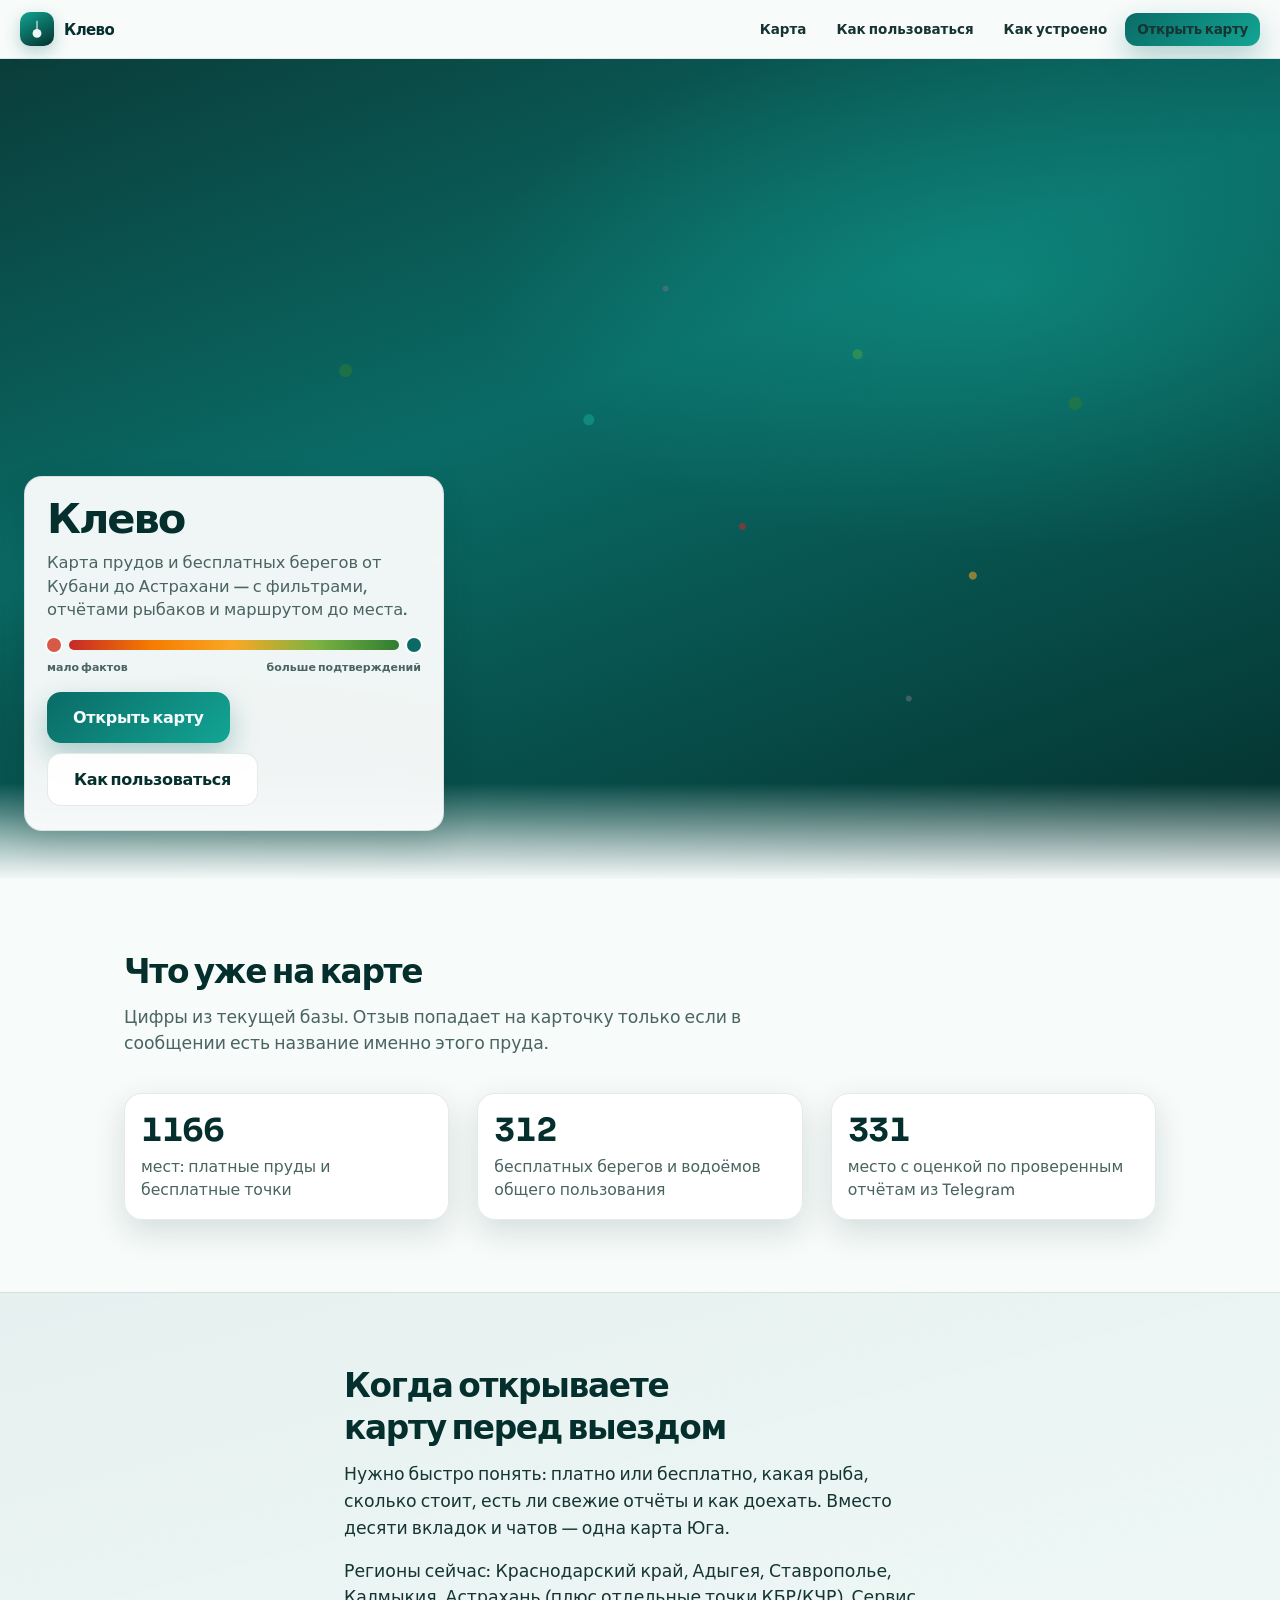
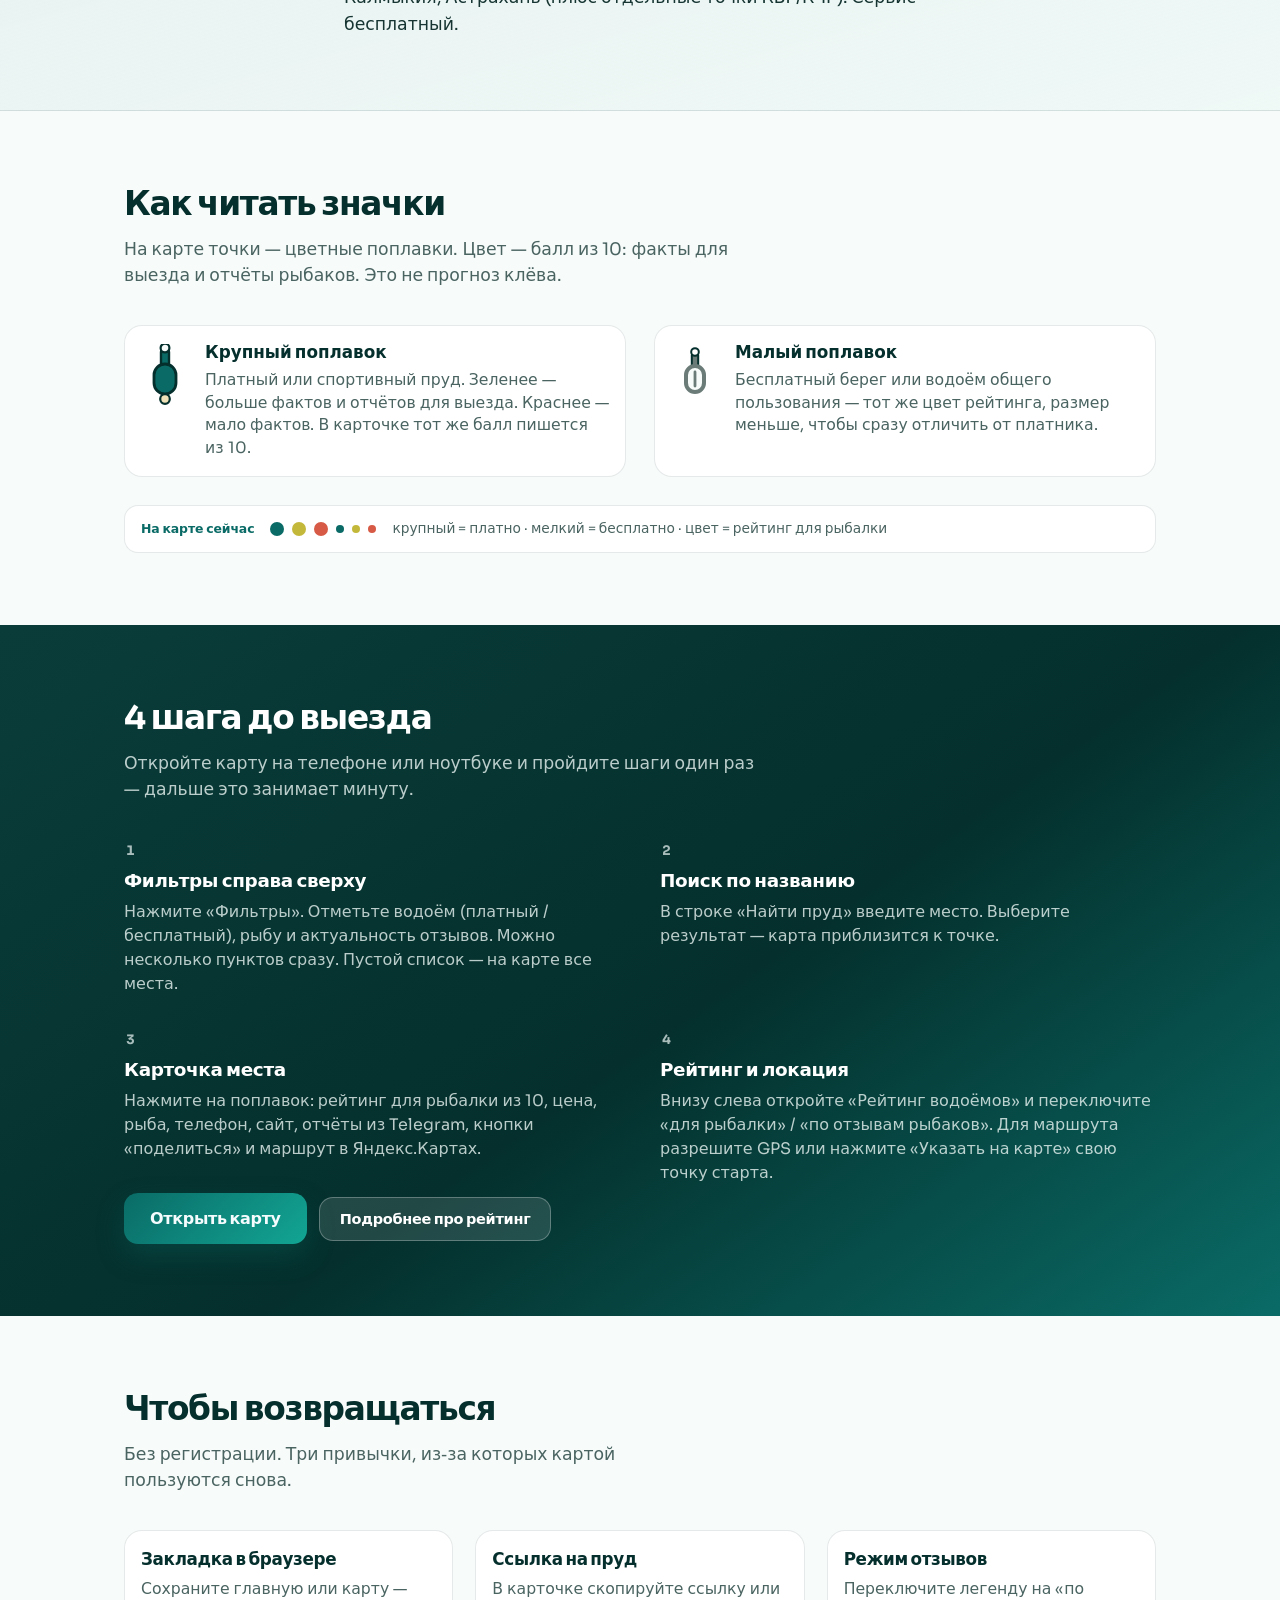
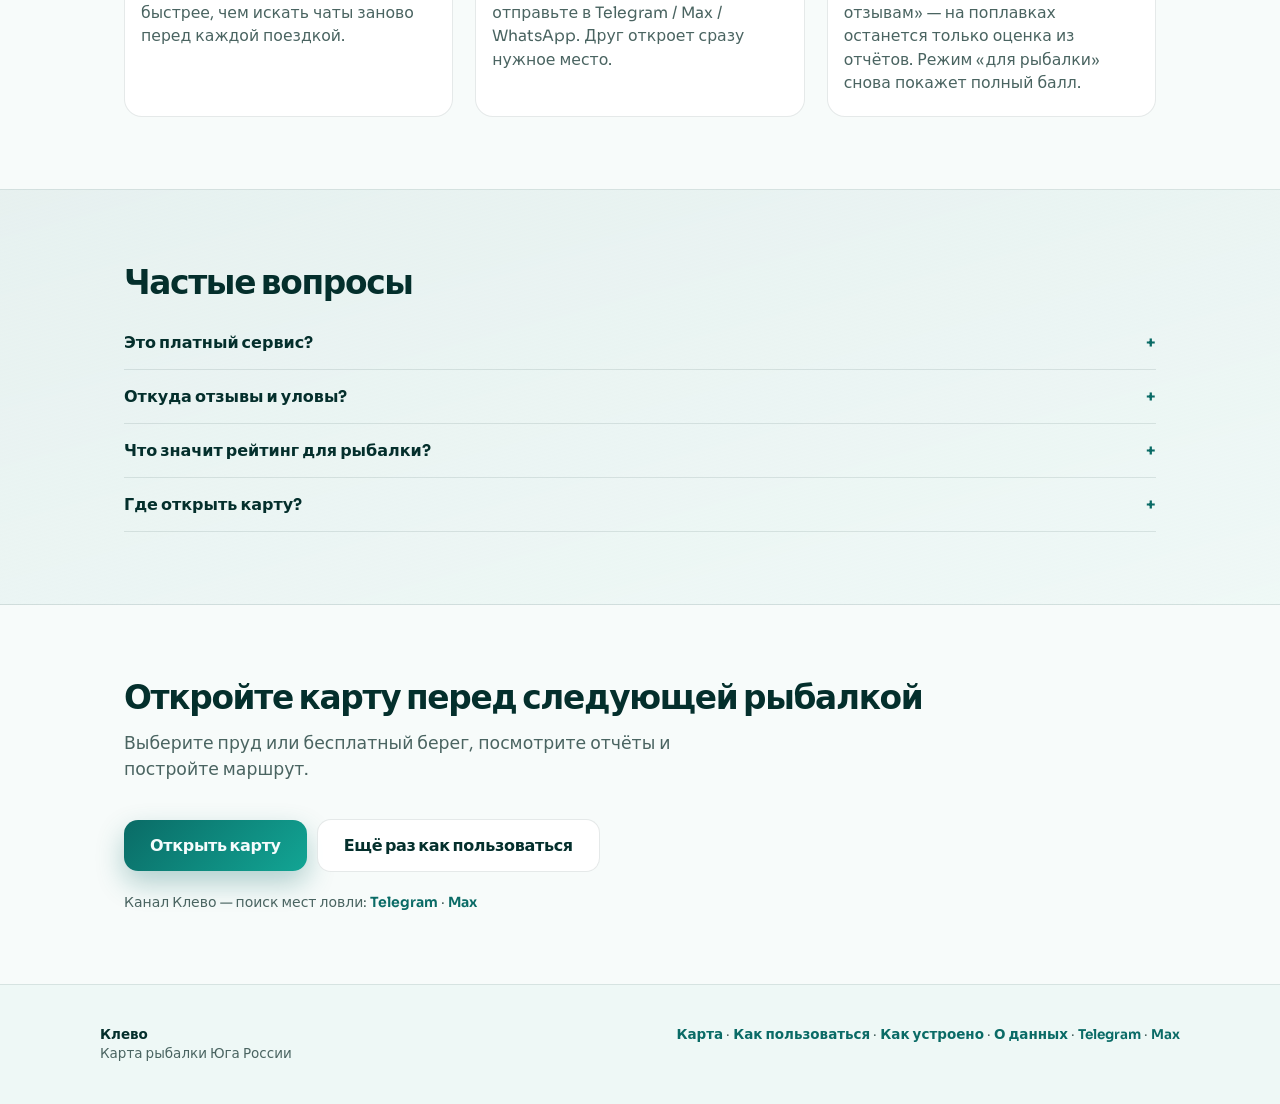
<file: index.html>
<!DOCTYPE html>
<html lang="ru">
<head>
  <meta charset="utf-8" />
  <meta name="viewport" content="width=device-width, initial-scale=1, viewport-fit=cover" />
  <meta name="theme-color" content="#eef8f6" />
  <meta
    name="description"
    content="Клево — карта платных прудов и бесплатных берегов Юга России: Кубань, Адыгея, Ставрополье, Калмыкия, Астрахань. Фильтры, отзывы рыбаков, маршрут."
  />
  <title>Клево — карта рыбалки Юга</title>
  <link rel="canonical" href="https://klevyug.ru/" />
  <link rel="icon" href="assets/favicon.svg" type="image/svg+xml" />
  <link rel="apple-touch-icon" href="assets/apple-touch-icon.png" />
  <meta property="og:type" content="website" />
  <meta property="og:locale" content="ru_RU" />
  <meta property="og:title" content="Клево — карта рыбалки Юга" />
  <meta property="og:description" content="Платные пруды и бесплатные берега от Кубани до Астрахани: фильтры, отзывы, маршрут." />
  <meta property="og:url" content="https://klevyug.ru/" />
  <meta property="og:image" content="https://klevyug.ru/assets/og-image.png" />
  <meta name="twitter:card" content="summary_large_image" />
  <link rel="preconnect" href="https://fonts.googleapis.com" />
  <link rel="preconnect" href="https://fonts.gstatic.com" crossorigin />
  <link rel="stylesheet" href="assets/site.css" />
</head>
<body>
  <a class="skip-link" href="#main">К содержанию</a>

  <header class="site-header">
    <a class="site-logo" href="index.html" translate="no">
      <span class="site-logo__mark" aria-hidden="true">
        <svg class="site-logo__svg" viewBox="0 0 24 32" fill="none">
          <path d="M11.2 4h1.6v14h-1.6z" fill="currentColor"/>
          <circle cx="12" cy="22.4" r="6.4" fill="currentColor"/>
        </svg>
      </span>
      <span class="site-logo__name">Клево</span>
    </a>
    <nav class="site-nav" aria-label="Основное меню">
      <button
        type="button"
        class="site-menu-btn"
        id="site-menu-btn"
        aria-expanded="false"
        aria-controls="site-nav-panel"
        aria-label="Открыть меню"
      >
        <span class="site-menu-btn__bars" aria-hidden="true"></span>
      </button>
      <div class="site-nav__panel" id="site-nav-panel">
        <a href="map.html">Карта</a>
        <a href="#how-to">Как пользоваться</a>
        <a href="about.html">Как устроено</a>
      </div>
      <a class="btn btn--primary" href="map.html">Открыть карту</a>
    </nav>
  </header>

  <main id="main">
    <section class="hero" aria-labelledby="hero-brand">
      <div class="hero__bg" aria-hidden="true"></div>
      <div class="hero__map" aria-hidden="true"></div>
      <div class="hero__wave" aria-hidden="true"></div>
      <div class="hero__card">
        <h1 id="hero-brand" class="hero__brand" translate="no">Клево</h1>
        <p class="hero__lead">
          Карта прудов и бесплатных берегов от Кубани до Астрахани —
          с фильтрами, отчётами рыбаков и маршрутом до места.
        </p>
        <div class="hero__scale" aria-hidden="true">
          <span class="hero__dot hero__dot--bad"></span>
          <span class="hero__bar"></span>
          <span class="hero__dot hero__dot--best"></span>
        </div>
        <div class="hero__ends" aria-hidden="true">
          <span>мало фактов</span>
          <span>больше подтверждений</span>
        </div>
        <div class="hero__actions">
          <a class="btn btn--primary btn--lg" href="map.html">Открыть карту</a>
          <a class="btn btn--ghost btn--lg" href="#how-to">Как пользоваться</a>
        </div>
      </div>
    </section>

    <section class="section" aria-labelledby="facts-title">
      <h2 id="facts-title" class="section__title">Что уже на карте</h2>
      <p class="section__lead">
        Цифры из текущей базы. Отзыв попадает на карточку только если в сообщении
        есть название именно этого пруда.
      </p>
      <ul class="facts">
        <li>
          <strong>1166</strong>
          <span>мест: платные пруды и бесплатные точки</span>
        </li>
        <li>
          <strong>312</strong>
          <span>бесплатных берегов и водоёмов общего пользования</span>
        </li>
        <li>
          <strong>331</strong>
          <span>место с оценкой по проверенным отчётам из Telegram</span>
        </li>
      </ul>
    </section>

    <section class="band" aria-labelledby="why-title">
      <div class="section scene">
        <h2 id="why-title" class="section__title">Когда открываете карту перед выездом</h2>
        <p>
          Нужно быстро понять: платно или бесплатно, какая рыба, сколько стоит,
          есть ли свежие отчёты и как доехать. Вместо десяти вкладок и чатов —
          одна карта Юга.
        </p>
        <p>
          Регионы сейчас: Краснодарский край, Адыгея, Ставрополье, Калмыкия,
          Астрахань (плюс отдельные точки КБР/КЧР). Сервис бесплатный.
        </p>
      </div>
    </section>

    <section class="section" aria-labelledby="icons-title">
      <h2 id="icons-title" class="section__title">Как читать значки</h2>
      <p class="section__lead">
        На карте точки — цветные поплавки. Цвет — балл из 10: факты для выезда и отчёты рыбаков.
        Это не прогноз клёва.
      </p>
      <div class="legend-row">
        <div class="legend-item">
          <span class="fish-ico fish-ico--lg" aria-hidden="true">
            <svg viewBox="0 0 24 32" fill="none">
              <ellipse cx="12" cy="18" rx="8" ry="9" fill="#fff" opacity="0.65"/>
              <rect x="10" y="2" width="4" height="12" rx="2" fill="#0a6b66" stroke="#042f2c" stroke-width="1.2"/>
              <rect x="6.5" y="10" width="11" height="15" rx="5.5" fill="#0a6b66" stroke="#042f2c" stroke-width="1.4"/>
              <circle cx="12" cy="2" r="2.2" fill="#f7fbfa" stroke="#042f2c" stroke-width="1.1"/>
              <circle cx="12" cy="27.5" r="2.4" fill="#f0e2b8" stroke="#042f2c" stroke-width="1.1"/>
            </svg>
          </span>
          <div>
            <h3>Крупный поплавок</h3>
            <p>
              Платный или спортивный пруд. Зеленее — больше фактов и отчётов для выезда.
              Краснее — мало фактов. В карточке тот же балл пишется из 10.
            </p>
          </div>
        </div>
        <div class="legend-item">
          <span class="fish-ico fish-ico--lg" aria-hidden="true">
            <svg viewBox="0 0 24 32" fill="none">
              <ellipse cx="12" cy="18" rx="7" ry="8" fill="#fff" opacity="0.75"/>
              <rect x="10.4" y="4" width="3.2" height="10" rx="1.6" fill="#6b7c78" stroke="#042f2c" stroke-width="1"/>
              <rect x="7.5" y="11" width="9" height="13" rx="4.5" fill="#f7fbfa" stroke="#6b7c78" stroke-width="2"/>
              <line x1="12" y1="14" x2="12" y2="21" stroke="#6b7c78" stroke-width="1.4" stroke-linecap="round"/>
              <circle cx="12" cy="4" r="1.9" fill="#fff" stroke="#042f2c" stroke-width="1"/>
            </svg>
          </span>
          <div>
            <h3>Малый поплавок</h3>
            <p>
              Бесплатный берег или водоём общего пользования — тот же цвет рейтинга,
              размер меньше, чтобы сразу отличить от платника.
            </p>
          </div>
        </div>
      </div>
      <div class="legend-swatch" aria-hidden="true">
        <span class="legend-swatch__label">На карте сейчас</span>
        <span class="legend-swatch__dots">
          <i class="legend-dot legend-dot--paid legend-dot--good"></i>
          <i class="legend-dot legend-dot--paid legend-dot--mid"></i>
          <i class="legend-dot legend-dot--paid legend-dot--low"></i>
          <i class="legend-dot legend-dot--free legend-dot--good"></i>
          <i class="legend-dot legend-dot--free legend-dot--mid"></i>
          <i class="legend-dot legend-dot--free legend-dot--low"></i>
        </span>
        <span class="legend-swatch__hint">крупный = платно · мелкий = бесплатно · цвет = рейтинг для рыбалки</span>
      </div>
    </section>

    <section class="band band--deep" id="how-to" aria-labelledby="howto-title">
      <div class="section">
        <h2 id="howto-title" class="section__title">4 шага до выезда</h2>
        <p class="section__lead">
          Откройте карту на телефоне или ноутбуке и пройдите шаги один раз —
          дальше это занимает минуту.
        </p>
        <div class="steps">
          <article class="step">
            <h3>Фильтры справа сверху</h3>
            <p>
              Нажмите «Фильтры». Отметьте водоём (платный / бесплатный),
              рыбу и актуальность отзывов. Можно несколько пунктов сразу. Пустой список — на карте все места.
            </p>
          </article>
          <article class="step">
            <h3>Поиск по названию</h3>
            <p>
              В строке «Найти пруд» введите место. Выберите результат —
              карта приблизится к точке.
            </p>
          </article>
          <article class="step">
            <h3>Карточка места</h3>
            <p>
              Нажмите на поплавок: рейтинг для рыбалки из 10, цена, рыба, телефон,
              сайт, отчёты из Telegram, кнопки «поделиться» и маршрут в Яндекс.Картах.
            </p>
          </article>
          <article class="step">
            <h3>Рейтинг и локация</h3>
            <p>
              Внизу слева откройте «Рейтинг водоёмов» и переключите
              «для рыбалки» / «по отзывам рыбаков».
              Для маршрута разрешите GPS или нажмите «Указать на карте» свою точку старта.
            </p>
          </article>
        </div>
        <div class="cta-inline">
          <a class="btn btn--primary btn--lg" href="map.html">Открыть карту</a>
          <a class="btn btn--on-dark" href="about.html">Подробнее про рейтинг</a>
        </div>
      </div>
    </section>

    <section class="section" aria-labelledby="keep-title">
      <h2 id="keep-title" class="section__title">Чтобы возвращаться</h2>
      <p class="section__lead">
        Без регистрации. Три привычки, из‑за которых картой пользуются снова.
      </p>
      <div class="keep">
        <div class="keep__item">
          <h3>Закладка в браузере</h3>
          <p>Сохраните главную или карту — быстрее, чем искать чаты заново перед каждой поездкой.</p>
        </div>
        <div class="keep__item">
          <h3>Ссылка на пруд</h3>
          <p>
            В карточке скопируйте ссылку или отправьте в Telegram / Max / WhatsApp.
            Друг откроет сразу нужное место.
          </p>
        </div>
          <div class="keep__item">
          <h3>Режим отзывов</h3>
          <p>
            Переключите легенду на «по отзывам» — на поплавках останется только
            оценка из отчётов. Режим «для рыбалки» снова покажет полный балл.
          </p>
        </div>
      </div>
    </section>

    <section class="band" aria-labelledby="faq-title">
      <div class="section">
        <h2 id="faq-title" class="section__title">Частые вопросы</h2>
        <div class="faq">
          <details>
            <summary>Это платный сервис?</summary>
            <p>Нет. Карта открывается бесплатно. Платить нужно только на самих прудах, если место платное.</p>
          </details>
          <details>
            <summary>Откуда отзывы и уловы?</summary>
            <p>
              Из публичных рыбацких Telegram-каналов. В карточку попадает отчёт только если
              в тексте есть название этого пруда. Средний улов на карточке не показываем выше 10 кг.
            </p>
          </details>
          <details>
            <summary>Что значит рейтинг для рыбалки?</summary>
            <p>
              Балл из 10 — насколько место собрано для выезда: факты карточки
              (тип, рыба, цена, контакты) плюс отчёты рыбаков. Это не прогноз клёва.
              Перед выездом уточняйте условия.
            </p>
          </details>
          <details>
            <summary>Где открыть карту?</summary>
            <p>
              Здесь, на сайте Клево. Главная и карта открываются с телефона и компьютера.
            </p>
          </details>
        </div>
      </div>
    </section>

    <section class="section cta-final" aria-labelledby="final-title">
      <h2 id="final-title" class="section__title">Откройте карту перед следующей рыбалкой</h2>
      <p class="section__lead">
        Выберите пруд или бесплатный берег, посмотрите отчёты и постройте маршрут.
      </p>
      <div class="hero__actions">
        <a class="btn btn--primary btn--lg" href="map.html">Открыть карту</a>
        <a class="btn btn--ghost btn--lg" href="#how-to">Ещё раз как пользоваться</a>
      </div>
      <p class="site-channels">
        Канал Клево — поиск мест ловли:
        <a href="https://t.me/klevo_rybalka" target="_blank" rel="noopener">Telegram</a>
        ·
        <a href="https://max.ru/join/dy6aHaNPAnhYeUtR4Y8Xpr17MIOBf5M19A6Qw7Lq_Xs" target="_blank" rel="noopener">Max</a>
      </p>
    </section>
  </main>

  <footer class="site-footer">
    <div class="site-footer__inner">
      <div>
        <strong translate="no">Клево</strong><br />
        Карта рыбалки Юга России
      </div>
      <div>
        <a href="map.html">Карта</a>
        ·
        <a href="#how-to">Как пользоваться</a>
        ·
        <a href="about.html">Как устроено</a>
        ·
        <a href="data.html">О данных</a>
        ·
        <a href="https://t.me/klevo_rybalka" target="_blank" rel="noopener">Telegram</a>
        ·
        <a href="https://max.ru/join/dy6aHaNPAnhYeUtR4Y8Xpr17MIOBf5M19A6Qw7Lq_Xs" target="_blank" rel="noopener">Max</a>
      </div>
    </div>
  </footer>
  <script src="assets/nav.js"></script>
  <script src="assets/config.js"></script>
  <script src="assets/analytics.js" defer></script>
</body>
</html>
</file>
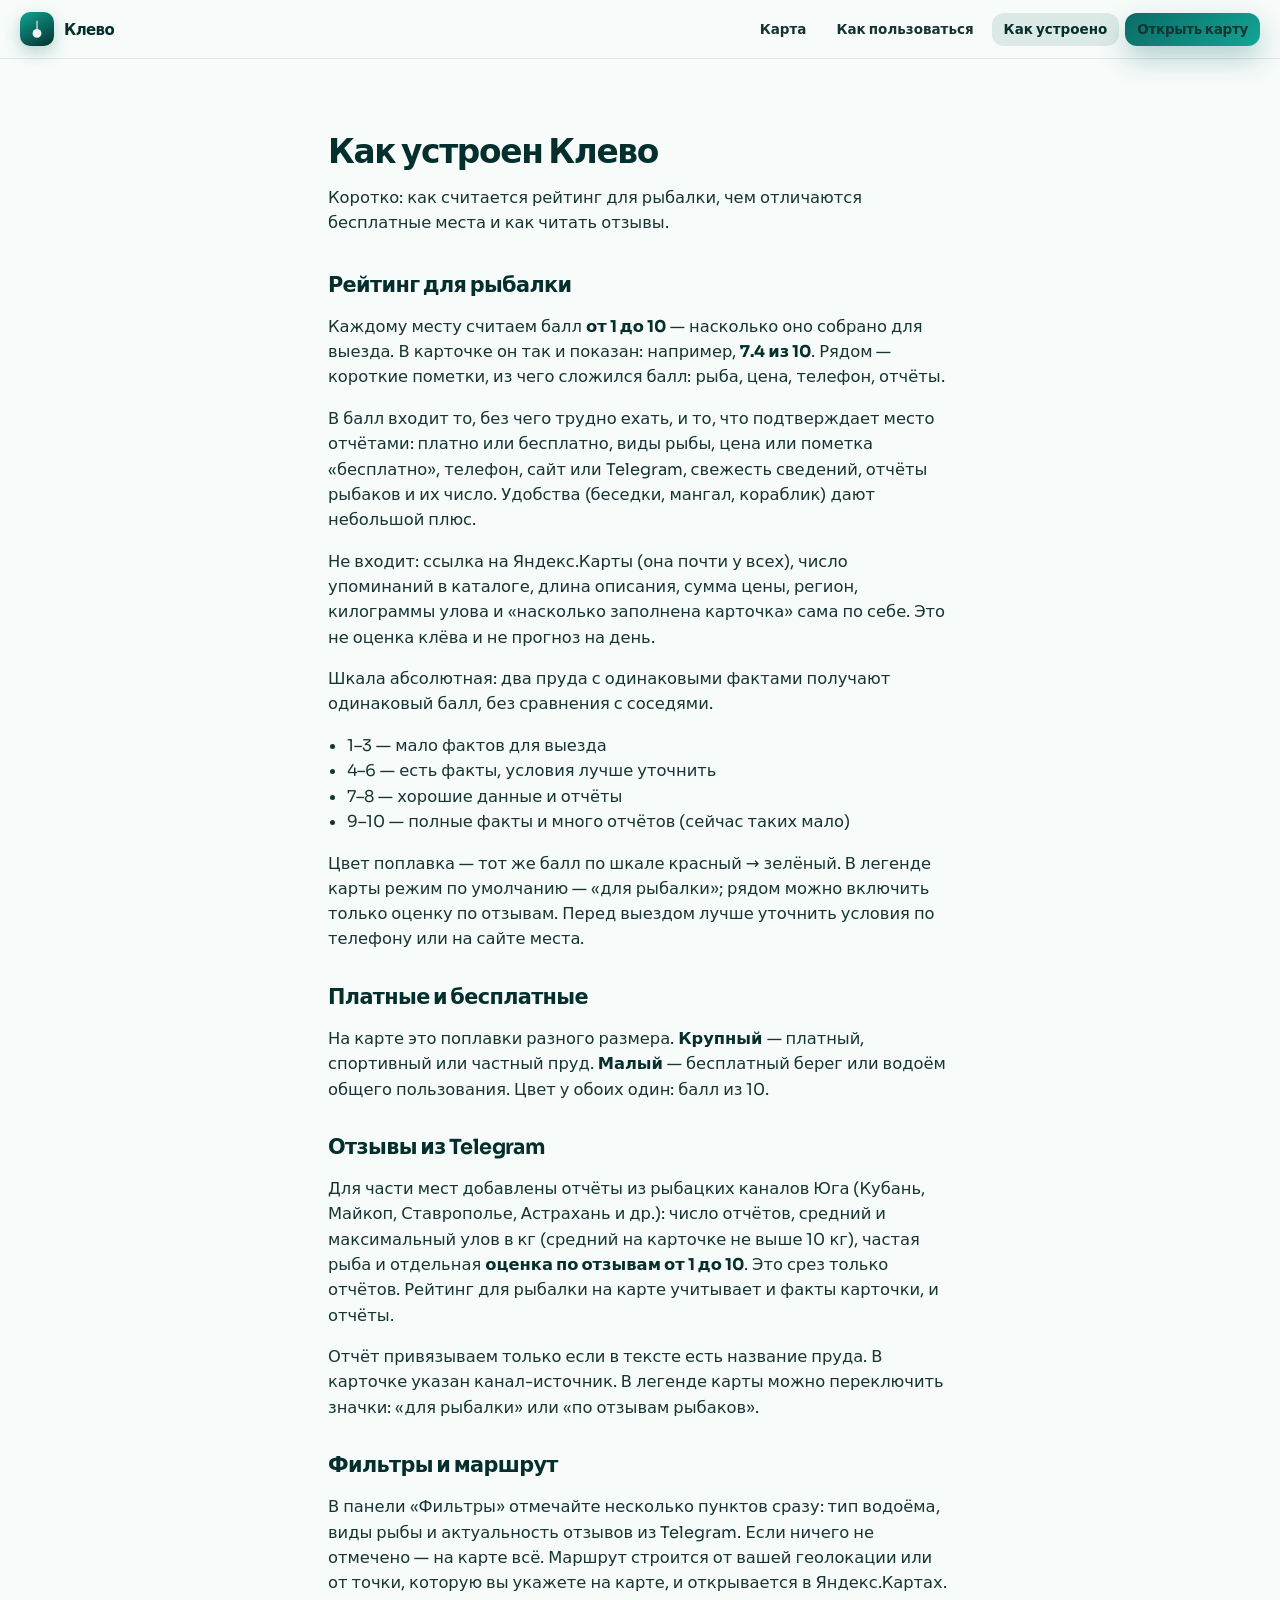
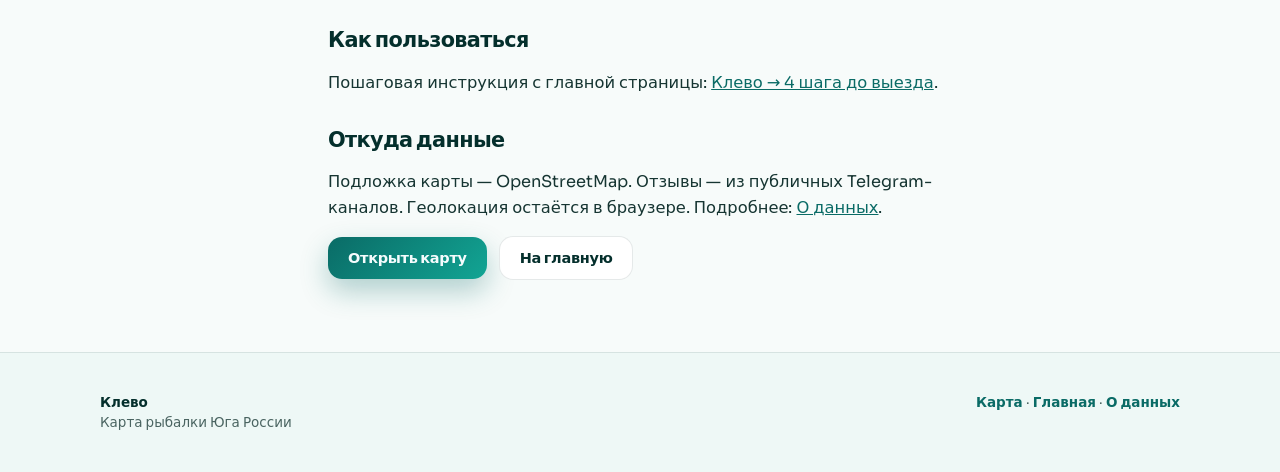
<file: about.html>
<!DOCTYPE html>
<html lang="ru">
<head>
  <meta charset="utf-8" />
  <meta name="viewport" content="width=device-width, initial-scale=1, viewport-fit=cover" />
  <meta name="theme-color" content="#eef8f6" />
  <meta
    name="description"
    content="Как устроен Клево: рейтинг для рыбалки, платные и бесплатные точки, отзывы из Telegram, фильтры и маршрут."
  />
  <title>Как устроено — Клево</title>
  <link rel="canonical" href="https://klevyug.ru/about.html" />
  <link rel="icon" href="assets/favicon.svg" type="image/svg+xml" />
  <link rel="apple-touch-icon" href="assets/apple-touch-icon.png" />
  <meta property="og:type" content="website" />
  <meta property="og:locale" content="ru_RU" />
  <meta property="og:title" content="Как устроено — Клево" />
  <meta property="og:description" content="Как считается рейтинг для рыбалки, чем отличаются бесплатные берега и как читать отзывы." />
  <meta property="og:url" content="https://klevyug.ru/about.html" />
  <meta property="og:image" content="https://klevyug.ru/assets/og-image.png" />
  <link rel="preconnect" href="https://fonts.googleapis.com" />
  <link rel="preconnect" href="https://fonts.gstatic.com" crossorigin />
  <link rel="stylesheet" href="assets/site.css" />
</head>
<body>
  <a class="skip-link" href="#main">К содержанию</a>

  <header class="site-header">
    <a class="site-logo" href="index.html" translate="no">
      <span class="site-logo__mark" aria-hidden="true">
        <svg class="site-logo__svg" viewBox="0 0 24 32" fill="none">
          <path d="M11.2 4h1.6v14h-1.6z" fill="currentColor"/>
          <circle cx="12" cy="22.4" r="6.4" fill="currentColor"/>
        </svg>
      </span>
      <span class="site-logo__name">Клево</span>
    </a>
    <nav class="site-nav" aria-label="Основное меню">
      <button
        type="button"
        class="site-menu-btn"
        id="site-menu-btn"
        aria-expanded="false"
        aria-controls="site-nav-panel"
        aria-label="Открыть меню"
      >
        <span class="site-menu-btn__bars" aria-hidden="true"></span>
      </button>
      <div class="site-nav__panel" id="site-nav-panel">
        <a href="map.html">Карта</a>
        <a href="index.html#how-to">Как пользоваться</a>
        <a href="about.html" aria-current="page">Как устроено</a>
      </div>
      <a class="btn btn--primary" href="map.html">Открыть карту</a>
    </nav>
  </header>

  <main id="main" class="section prose">
    <h1 class="section__title">Как устроен Клево</h1>
    <p class="section__lead">
      Коротко: как считается рейтинг для рыбалки, чем отличаются бесплатные места
      и как читать отзывы.
    </p>

    <h2 id="rating">Рейтинг для рыбалки</h2>
    <p>
      Каждому месту считаем балл <strong>от 1 до 10</strong> — насколько оно собрано
      для выезда. В карточке он так и показан: например, <strong>7.4 из 10</strong>.
      Рядом — короткие пометки, из чего сложился балл: рыба, цена, телефон, отчёты.
    </p>
    <p>
      В балл входит то, без чего трудно ехать, и то, что подтверждает место отчётами:
      платно или бесплатно, виды рыбы, цена или пометка «бесплатно», телефон, сайт
      или Telegram, свежесть сведений, отчёты рыбаков и их число.
      Удобства (беседки, мангал, кораблик) дают небольшой плюс.
    </p>
    <p>
      Не входит: ссылка на Яндекс.Карты (она почти у всех), число упоминаний в каталоге,
      длина описания, сумма цены, регион, килограммы улова и «насколько заполнена карточка»
      сама по себе. Это не оценка клёва и не прогноз на день.
    </p>
    <p>
      Шкала абсолютная: два пруда с одинаковыми фактами получают одинаковый балл,
      без сравнения с соседями.
    </p>
    <ul>
      <li>1–3 — мало фактов для выезда</li>
      <li>4–6 — есть факты, условия лучше уточнить</li>
      <li>7–8 — хорошие данные и отчёты</li>
      <li>9–10 — полные факты и много отчётов (сейчас таких мало)</li>
    </ul>
    <p>
      Цвет поплавка — тот же балл по шкале красный → зелёный.
      В легенде карты режим по умолчанию — «для рыбалки»; рядом можно включить
      только оценку по отзывам. Перед выездом лучше уточнить условия по телефону
      или на сайте места.
    </p>

    <h2 id="icons">Платные и бесплатные</h2>
    <p>
      На карте это поплавки разного размера. <strong>Крупный</strong> — платный, спортивный
      или частный пруд. <strong>Малый</strong> — бесплатный берег или водоём общего пользования.
      Цвет у обоих один: балл из 10.
    </p>

    <h2 id="reviews">Отзывы из Telegram</h2>
    <p>
      Для части мест добавлены отчёты из рыбацких каналов Юга
      (Кубань, Майкоп, Ставрополье, Астрахань и др.): число отчётов,
      средний и максимальный улов в кг (средний на карточке не выше 10 кг),
      частая рыба и отдельная <strong>оценка по отзывам от 1 до 10</strong>.
      Это срез только отчётов. Рейтинг для рыбалки на карте учитывает и факты карточки, и отчёты.
    </p>
    <p>
      Отчёт привязываем только если в тексте есть название пруда.
      В карточке указан канал-источник. В легенде карты можно переключить значки:
      «для рыбалки» или «по отзывам рыбаков».
    </p>

    <h2 id="filters">Фильтры и маршрут</h2>
    <p>
      В панели «Фильтры» отмечайте несколько пунктов сразу: тип водоёма,
      виды рыбы и актуальность отзывов из Telegram.
      Если ничего не отмечено — на карте всё.
      Маршрут строится от вашей геолокации или от точки, которую вы укажете на карте,
      и открывается в Яндекс.Картах.
    </p>

    <h2 id="howto">Как пользоваться</h2>
    <p>
      Пошаговая инструкция с главной страницы:
      <a href="index.html#how-to">Клево → 4 шага до выезда</a>.
    </p>

    <h2 id="data">Откуда данные</h2>
    <p>
      Подложка карты — OpenStreetMap. Отзывы — из публичных Telegram-каналов.
      Геолокация остаётся в браузере. Подробнее: <a href="data.html">О данных</a>.
    </p>

    <div class="cta-inline">
      <a class="btn btn--primary" href="map.html">Открыть карту</a>
      <a class="btn btn--ghost" href="index.html">На главную</a>
    </div>
  </main>

  <footer class="site-footer">
    <div class="site-footer__inner">
      <div>
        <strong translate="no">Клево</strong><br />
        Карта рыбалки Юга России
      </div>
      <div>
        <a href="map.html">Карта</a>
        ·
        <a href="index.html">Главная</a>
        ·
        <a href="data.html">О данных</a>
      </div>
    </div>
  </footer>
  <script src="assets/nav.js"></script>
  <script src="assets/config.js"></script>
  <script src="assets/analytics.js" defer></script>
</body>
</html>
</file>
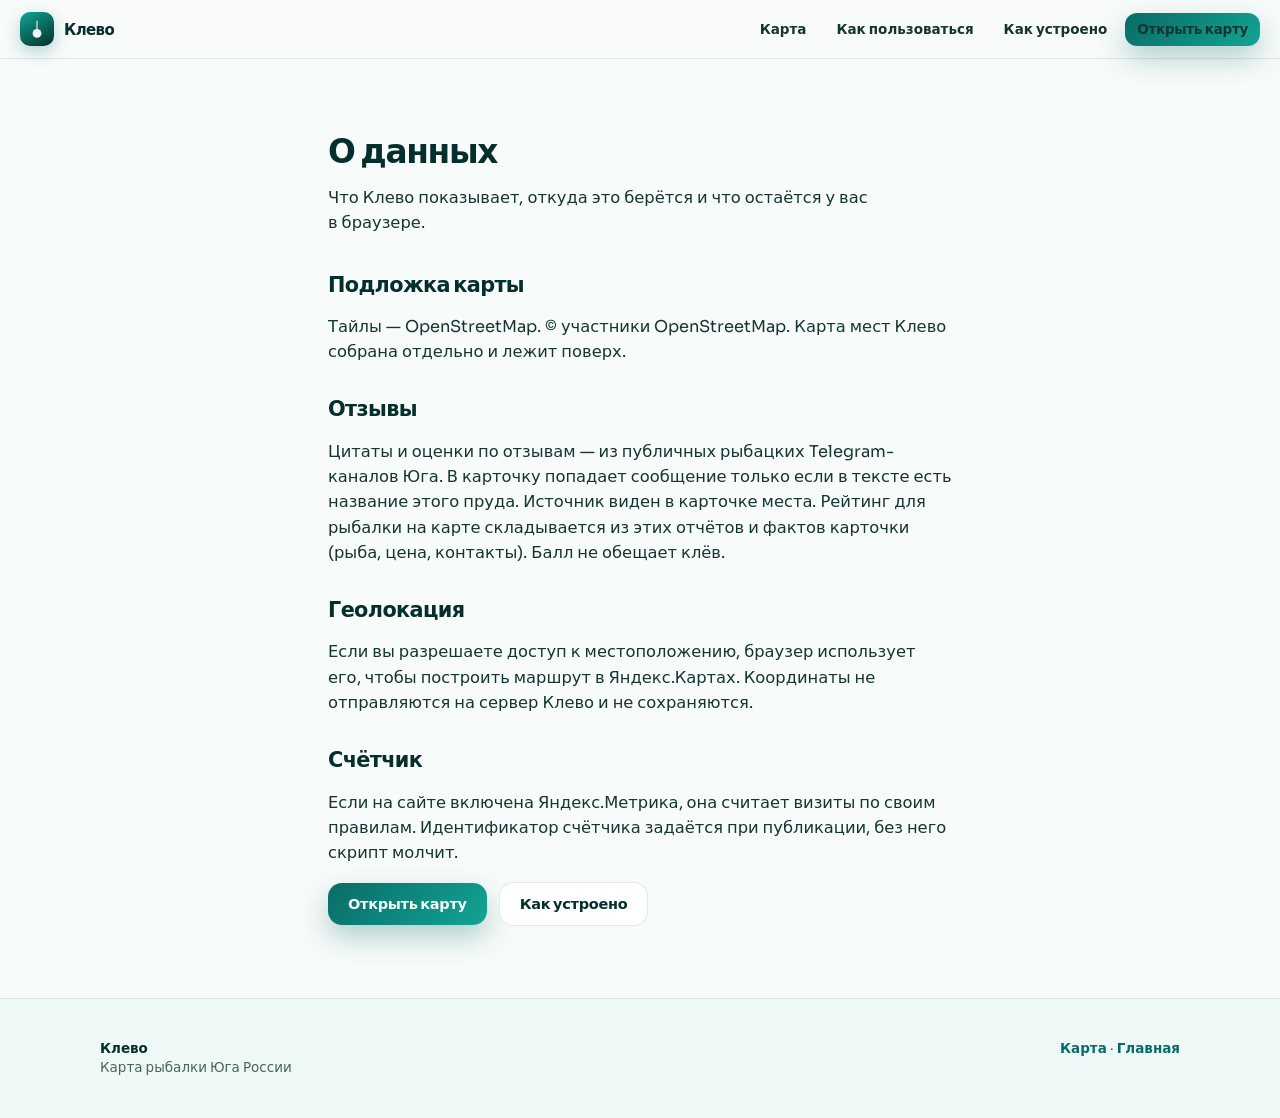
<file: data.html>
<!DOCTYPE html>
<html lang="ru">
<head>
  <meta charset="utf-8" />
  <meta name="viewport" content="width=device-width, initial-scale=1, viewport-fit=cover" />
  <meta name="theme-color" content="#eef8f6" />
  <meta
    name="description"
    content="Откуда Клево берёт данные: OpenStreetMap, публичные Telegram-каналы, геолокация только в браузере."
  />
  <title>О данных — Клево</title>
  <link rel="canonical" href="https://klevyug.ru/data.html" />
  <link rel="icon" href="assets/favicon.svg" type="image/svg+xml" />
  <link rel="apple-touch-icon" href="assets/apple-touch-icon.png" />
  <meta property="og:type" content="website" />
  <meta property="og:locale" content="ru_RU" />
  <meta property="og:title" content="О данных — Клево" />
  <meta property="og:description" content="Подложка OSM, отзывы из публичных каналов, геолокация не уходит на сервер." />
  <meta property="og:url" content="https://klevyug.ru/data.html" />
  <meta property="og:image" content="https://klevyug.ru/assets/og-image.png" />
  <link rel="preconnect" href="https://fonts.googleapis.com" />
  <link rel="preconnect" href="https://fonts.gstatic.com" crossorigin />
  <link rel="stylesheet" href="assets/site.css" />
</head>
<body>
  <a class="skip-link" href="#main">К содержанию</a>

  <header class="site-header">
    <a class="site-logo" href="index.html" translate="no">
      <span class="site-logo__mark" aria-hidden="true">
        <svg class="site-logo__svg" viewBox="0 0 24 32" fill="none">
          <path d="M11.2 4h1.6v14h-1.6z" fill="currentColor"/>
          <circle cx="12" cy="22.4" r="6.4" fill="currentColor"/>
        </svg>
      </span>
      <span class="site-logo__name">Клево</span>
    </a>
    <nav class="site-nav" aria-label="Основное меню">
      <button
        type="button"
        class="site-menu-btn"
        id="site-menu-btn"
        aria-expanded="false"
        aria-controls="site-nav-panel"
        aria-label="Открыть меню"
      >
        <span class="site-menu-btn__bars" aria-hidden="true"></span>
      </button>
      <div class="site-nav__panel" id="site-nav-panel">
        <a href="map.html">Карта</a>
        <a href="index.html#how-to">Как пользоваться</a>
        <a href="about.html">Как устроено</a>
      </div>
      <a class="btn btn--primary" href="map.html">Открыть карту</a>
    </nav>
  </header>

  <main id="main" class="section prose">
    <h1 class="section__title">О данных</h1>
    <p class="section__lead">
      Что Клево показывает, откуда это берётся и что остаётся у вас в браузере.
    </p>

    <h2 id="map">Подложка карты</h2>
    <p>
      Тайлы — <span translate="no">OpenStreetMap</span>.
      © участники OpenStreetMap. Карта мест Клево собрана отдельно и лежит поверх.
    </p>

    <h2 id="reviews">Отзывы</h2>
    <p>
      Цитаты и оценки по отзывам — из публичных рыбацких Telegram-каналов Юга.
      В карточку попадает сообщение только если в тексте есть название этого пруда.
      Источник виден в карточке места.
      Рейтинг для рыбалки на карте складывается из этих отчётов и фактов карточки
      (рыба, цена, контакты). Балл не обещает клёв.
    </p>

    <h2 id="geo">Геолокация</h2>
    <p>
      Если вы разрешаете доступ к местоположению, браузер использует его,
      чтобы построить маршрут в Яндекс.Картах. Координаты не отправляются
      на сервер Клево и не сохраняются.
    </p>

    <h2 id="metrics">Счётчик</h2>
    <p>
      Если на сайте включена Яндекс.Метрика, она считает визиты по своим правилам.
      Идентификатор счётчика задаётся при публикации, без него скрипт молчит.
    </p>

    <div class="cta-inline">
      <a class="btn btn--primary" href="map.html">Открыть карту</a>
      <a class="btn btn--ghost" href="about.html">Как устроено</a>
    </div>
  </main>

  <footer class="site-footer">
    <div class="site-footer__inner">
      <div>
        <strong translate="no">Клево</strong><br />
        Карта рыбалки Юга России
      </div>
      <div>
        <a href="map.html">Карта</a>
        ·
        <a href="index.html">Главная</a>
      </div>
    </div>
  </footer>
  <script src="assets/nav.js"></script>
  <script src="assets/config.js"></script>
  <script src="assets/analytics.js" defer></script>
</body>
</html>
</file>
<file: assets/site.css>
@import url("tokens.css");

*,
*::before,
*::after {
  box-sizing: border-box;
}

html {
  scroll-behavior: smooth;
}

@media (prefers-reduced-motion: reduce) {
  html {
    scroll-behavior: auto;
  }
  *,
  *::before,
  *::after {
    animation-duration: 0.01ms !important;
    animation-iteration-count: 1 !important;
    transition-duration: 0.01ms !important;
  }
}

body {
  margin: 0;
  min-height: 100vh;
  font-family: var(--font);
  color: var(--ink-soft);
  background: var(--sand);
  -webkit-tap-highlight-color: rgba(10, 107, 102, 0.12);
  touch-action: manipulation;
}

img {
  max-width: 100%;
  height: auto;
  display: block;
}

a {
  color: var(--teal);
}

a:hover {
  color: var(--teal-bright);
}

:focus-visible {
  outline: 3px solid var(--teal-bright);
  outline-offset: 3px;
}

.skip-link {
  position: absolute;
  left: -9999px;
  top: 0;
  z-index: 100;
  padding: 12px 16px;
  background: var(--ink);
  color: #fff;
  font-weight: 700;
  text-decoration: none;
  border-radius: 0 0 12px 0;
}

.skip-link:focus {
  left: 0;
}

.site-header {
  position: sticky;
  top: 0;
  z-index: 20;
  display: flex;
  align-items: center;
  justify-content: space-between;
  gap: 16px;
  padding: calc(12px + var(--safe-top)) calc(20px + var(--safe-right)) 12px calc(20px + var(--safe-left));
  background: rgba(247, 251, 250, 0.88);
  border-bottom: 1px solid var(--line);
  backdrop-filter: blur(16px);
  -webkit-backdrop-filter: blur(16px);
}

.site-logo {
  display: flex;
  align-items: center;
  gap: 10px;
  text-decoration: none;
  color: var(--ink);
  min-width: 0;
}

.site-logo__mark {
  width: 34px;
  height: 34px;
  border-radius: 10px;
  flex: 0 0 auto;
  display: grid;
  place-items: center;
  color: #eef8f6;
  background: linear-gradient(150deg, var(--teal-bright), var(--ink));
  box-shadow: 0 6px 16px rgba(10, 107, 102, 0.28);
}

.site-logo__svg {
  width: 18px;
  height: 22px;
  display: block;
}

.site-logo__name {
  font-family: var(--font-display);
  font-weight: 700;
  font-size: 15px;
  letter-spacing: -0.04em;
  white-space: nowrap;
  overflow: hidden;
  text-overflow: ellipsis;
}

.site-nav {
  display: flex;
  align-items: center;
  gap: 6px;
  flex-wrap: wrap;
  justify-content: flex-end;
}

.site-nav a {
  text-decoration: none;
  color: var(--ink-soft);
  font-weight: 650;
  font-size: 13.5px;
  padding: 8px 12px;
  border-radius: 12px;
}

.site-nav a:hover {
  background: rgba(10, 107, 102, 0.08);
  color: var(--ink);
}

.site-nav a[aria-current="page"] {
  background: rgba(10, 107, 102, 0.12);
  color: var(--ink);
}

.btn {
  display: inline-flex;
  align-items: center;
  justify-content: center;
  gap: 8px;
  padding: 12px 20px;
  border-radius: 14px;
  border: 0;
  font-family: inherit;
  font-size: 14.5px;
  font-weight: 700;
  letter-spacing: -0.02em;
  text-decoration: none;
  cursor: pointer;
  transition: transform 0.12s ease, filter 0.12s ease, background-color 0.15s ease, border-color 0.15s ease;
}

.btn:active {
  transform: translateY(1px);
}

.btn--primary {
  background: linear-gradient(135deg, var(--teal), var(--teal-bright));
  color: #f5fcfd;
  box-shadow: 0 12px 28px rgba(10, 107, 102, 0.3);
}

.btn--primary:hover {
  filter: brightness(1.06);
  color: #fff;
}

.btn--ghost {
  background: var(--glass);
  color: var(--ink);
  border: 1px solid var(--line);
}

.btn--ghost:hover {
  background: #fff;
  color: var(--ink);
}

.btn--on-dark {
  background: rgba(255, 255, 255, 0.12);
  color: #fff;
  border: 1px solid rgba(255, 255, 255, 0.28);
}

.btn--on-dark:hover {
  background: rgba(255, 255, 255, 0.2);
  color: #fff;
}

.btn--lg {
  padding: 15px 26px;
  font-size: 16px;
}

.btn--mode {
  background: rgba(10, 107, 102, 0.1);
  color: var(--ink);
  border: 1px solid rgba(10, 107, 102, 0.35);
}

.btn--mode:hover {
  background: rgba(10, 107, 102, 0.16);
  color: var(--ink);
}

/* —— Landing hero: glass card on the map —— */
.hero {
  position: relative;
  min-height: min(92vh, 820px);
  display: flex;
  flex-direction: column;
  justify-content: flex-end;
  padding:
    calc(88px + var(--safe-top))
    calc(24px + var(--safe-right))
    calc(48px + var(--safe-bottom))
    calc(24px + var(--safe-left));
  overflow: hidden;
  isolation: isolate;
}

.hero__bg {
  position: absolute;
  inset: 0;
  z-index: -3;
  background:
    radial-gradient(ellipse 70% 55% at 78% 28%, rgba(18, 165, 148, 0.45), transparent 58%),
    radial-gradient(ellipse 50% 40% at 12% 82%, rgba(4, 47, 44, 0.35), transparent 55%),
    linear-gradient(160deg, #0a3d3a 0%, #0a6b66 42%, #042f2c 100%);
}

.hero__map {
  position: absolute;
  inset: 0;
  z-index: -2;
  opacity: 0.55;
  background-image:
    radial-gradient(circle at 18% 52%, #c62828 0 4px, transparent 5px),
    radial-gradient(circle at 27% 38%, #2e7d32 0 6px, transparent 7px),
    radial-gradient(circle at 34% 61%, #f57c00 0 3.5px, transparent 4.5px),
    radial-gradient(circle at 46% 44%, #12a594 0 5px, transparent 6px),
    radial-gradient(circle at 58% 57%, #c62828 0 3px, transparent 4px),
    radial-gradient(circle at 67% 36%, #43a047 0 4.5px, transparent 5.5px),
    radial-gradient(circle at 76% 63%, #f9a825 0 3.5px, transparent 4.5px),
    radial-gradient(circle at 84% 42%, #2e7d32 0 6px, transparent 7px),
    radial-gradient(circle at 22% 72%, #6b7280 0 2.5px, transparent 3.5px),
    radial-gradient(circle at 52% 28%, #6b7280 0 2.5px, transparent 3.5px),
    radial-gradient(circle at 71% 78%, #6b7280 0 2.5px, transparent 3.5px);
  pointer-events: none;
}

.hero__wave {
  position: absolute;
  left: 0;
  right: 0;
  bottom: -2px;
  z-index: -1;
  height: 140px;
  background:
    linear-gradient(to top, var(--sand), transparent 70%),
    radial-gradient(120% 90% at 10% 100%, rgba(238, 248, 246, 0.18), transparent 55%);
  pointer-events: none;
}

.hero__card {
  position: relative;
  max-width: 420px;
  padding: 22px 22px 24px;
  border-radius: var(--radius);
  background: var(--glass);
  border: 1px solid var(--line);
  box-shadow: var(--shadow-tight);
  backdrop-filter: blur(16px);
  -webkit-backdrop-filter: blur(16px);
  color: var(--ink);
}

.hero__brand {
  margin: 0 0 10px;
  font-family: var(--font-display);
  font-size: clamp(2rem, 6vw, 2.6rem);
  font-weight: 800;
  letter-spacing: -0.05em;
  line-height: 1;
  text-wrap: balance;
  color: var(--ink);
}

.hero__lead {
  margin: 0 0 16px;
  font-size: 1.02rem;
  font-weight: 500;
  line-height: 1.45;
  color: var(--muted);
  text-wrap: pretty;
}

.hero__scale {
  display: flex;
  align-items: center;
  gap: 8px;
  margin: 0 0 8px;
}

.hero__dot {
  width: 14px;
  height: 14px;
  border-radius: 50%;
  box-shadow: 0 0 0 2px rgba(255, 255, 255, 0.9);
  flex: 0 0 auto;
}

.hero__dot--bad { background: var(--bad); }
.hero__dot--best { background: var(--best); }

.hero__bar {
  flex: 1 1 auto;
  height: 10px;
  border-radius: 999px;
  background: linear-gradient(90deg, #c62828, #f57c00, #f9a825, #7cb342, #2e7d32);
}

.hero__ends {
  display: flex;
  justify-content: space-between;
  margin: 0 0 18px;
  font-size: 11px;
  font-weight: 550;
  color: var(--muted);
}

.hero__actions {
  display: flex;
  flex-wrap: wrap;
  gap: 10px;
  align-items: center;
}

.hero__actions .btn {
  min-height: 44px;
}

.section {
  padding: 72px calc(24px + var(--safe-right)) 72px calc(24px + var(--safe-left));
  max-width: 1080px;
  margin: 0 auto;
}

.section__title {
  margin: 0 0 12px;
  font-family: var(--font-display);
  font-size: clamp(1.45rem, 3vw, 2.05rem);
  font-weight: 700;
  letter-spacing: -0.04em;
  color: var(--ink);
  text-wrap: balance;
}

.section__lead {
  margin: 0 0 36px;
  max-width: 40rem;
  font-size: 1.08rem;
  line-height: 1.5;
  color: var(--muted);
  text-wrap: pretty;
}

.facts {
  display: grid;
  gap: 18px 28px;
  margin: 0;
  padding: 0;
  list-style: none;
}

@media (min-width: 720px) {
  .facts {
    grid-template-columns: repeat(3, 1fr);
  }
}

.facts li {
  padding: 16px 16px 18px;
  border-radius: var(--radius);
  background: var(--glass);
  border: 1px solid var(--line);
  box-shadow: var(--shadow-tight);
  backdrop-filter: blur(12px);
  -webkit-backdrop-filter: blur(12px);
}

.facts strong {
  display: block;
  margin-bottom: 6px;
  font-family: var(--font-display);
  font-size: clamp(1.6rem, 3vw, 2rem);
  font-weight: 700;
  letter-spacing: -0.04em;
  color: var(--ink);
  font-variant-numeric: tabular-nums;
}

.facts span {
  display: block;
  font-size: 0.98rem;
  line-height: 1.45;
  color: var(--muted);
}

.scene {
  max-width: 40rem;
}

.scene p {
  margin: 0 0 1rem;
  font-size: 1.08rem;
  line-height: 1.55;
  color: var(--ink-soft);
}

.scene p:last-child {
  margin-bottom: 0;
}

.band {
  background: linear-gradient(165deg, rgba(10, 107, 102, 0.07), rgba(238, 248, 246, 0.9));
  border-block: 1px solid var(--line);
}

.band--deep {
  background: linear-gradient(145deg, #0a3d3a 0%, #042f2c 55%, #0a6b66 100%);
  color: var(--foam);
  border-block: 0;
}

.band--deep .section__title {
  color: #fff;
}

.band--deep .section__lead {
  color: rgba(238, 248, 246, 0.78);
}

.steps {
  display: grid;
  gap: 28px;
  counter-reset: step;
}

@media (min-width: 800px) {
  .steps {
    grid-template-columns: 1fr 1fr;
    gap: 32px 40px;
  }
}

.step {
  padding: 0;
  border: 0;
  background: transparent;
}

.step::before {
  counter-increment: step;
  content: counter(step);
  display: inline-block;
  margin: 0 0 10px 2px;
  font-family: var(--font-display);
  font-size: 0.82rem;
  font-weight: 700;
  letter-spacing: -0.03em;
  color: var(--teal);
  font-variant-numeric: tabular-nums;
}

.band--deep .step::before {
  color: rgba(238, 248, 246, 0.7);
}

.step h3 {
  margin: 0 0 8px;
  font-size: 1.15rem;
  font-weight: 750;
  letter-spacing: -0.02em;
  color: var(--ink);
}

.band--deep .step h3 {
  color: #fff;
}

.step p {
  margin: 0;
  font-size: 1rem;
  line-height: 1.5;
  color: var(--muted);
}

.band--deep .step p {
  color: rgba(238, 248, 246, 0.78);
}

.legend-row {
  display: grid;
  gap: 28px;
}

@media (min-width: 640px) {
  .legend-row {
    grid-template-columns: 1fr 1fr;
  }
}

.legend-item {
  display: flex;
  gap: 16px;
  align-items: flex-start;
  padding: 16px;
  border-radius: var(--radius);
  background: var(--glass);
  border: 1px solid var(--line);
}

.legend-item h3 {
  margin: 0 0 6px;
  font-size: 1.05rem;
  font-weight: 750;
  color: var(--ink);
}

.legend-item p {
  margin: 0;
  font-size: 0.98rem;
  line-height: 1.45;
  color: var(--muted);
}

.fish-ico {
  display: inline-grid;
  place-items: center;
  flex: 0 0 auto;
  color: var(--ink);
  line-height: 0;
}

.fish-ico svg {
  display: block;
  width: 100%;
  height: 100%;
}

.fish-ico--lg {
  width: 48px;
  height: 64px;
  margin-top: 2px;
}

.fish-ico--step {
  width: 40px;
  height: 40px;
  margin-bottom: 4px;
  border-radius: 12px;
  color: var(--foam);
  background: rgba(238, 248, 246, 0.1);
  box-shadow: inset 0 0 0 1px rgba(238, 248, 246, 0.22);
}

.fish-ico--keep {
  width: 44px;
  height: 44px;
  margin-bottom: 12px;
  border-radius: 12px;
  color: var(--teal);
  background: rgba(10, 107, 102, 0.08);
  box-shadow: inset 0 0 0 1px var(--line);
}

.legend-swatch {
  display: flex;
  flex-wrap: wrap;
  align-items: center;
  gap: 10px 16px;
  margin-top: 28px;
  padding: 14px 16px;
  border-radius: 14px;
  background: var(--glass);
  border: 1px solid var(--line);
}

.legend-swatch__label {
  font-size: 0.78rem;
  font-weight: 750;
  color: var(--teal);
  letter-spacing: -0.01em;
}

.legend-swatch__dots {
  display: inline-flex;
  align-items: center;
  gap: 8px;
}

.legend-dot {
  display: block;
  border-radius: 50%;
  box-shadow: 0 0 0 2px rgba(255, 255, 255, 0.9);
}

.legend-dot--paid {
  width: 14px;
  height: 14px;
}

.legend-dot--free {
  width: 8px;
  height: 8px;
}

.legend-dot--good { background: #0a6b66; }
.legend-dot--mid { background: #c4b83a; }
.legend-dot--low { background: #d65a45; }

.legend-swatch__hint {
  font-size: 0.86rem;
  color: var(--muted);
  line-height: 1.35;
}

.keep {
  display: grid;
  gap: 22px;
}

@media (min-width: 720px) {
  .keep {
    grid-template-columns: 1fr 1fr 1fr;
  }
}

.keep__item {
  min-width: 0;
  padding: 18px 16px 20px;
  border-radius: var(--radius);
  background: var(--glass);
  border: 1px solid var(--line);
}

.keep h3 {
  margin: 0 0 8px;
  font-size: 1.05rem;
  font-weight: 750;
  letter-spacing: -0.02em;
  color: var(--ink);
}

.keep p {
  margin: 0;
  font-size: 0.98rem;
  line-height: 1.5;
  color: var(--muted);
}

.faq details {
  padding: 16px 0;
  border-bottom: 1px solid var(--line);
}

.faq summary {
  cursor: pointer;
  font-weight: 700;
  color: var(--ink);
  list-style: none;
}

.faq summary::-webkit-details-marker {
  display: none;
}

.faq summary::after {
  content: "+";
  float: right;
  color: var(--teal);
  font-weight: 700;
}

.faq details[open] summary::after {
  content: "−";
}

.faq p {
  margin: 10px 0 0;
  color: var(--muted);
  line-height: 1.5;
}

.cta-final {
  text-align: left;
}

.cta-final .hero__actions {
  margin-top: 8px;
}

.site-channels {
  margin: 20px 0 0;
  font-size: 14px;
  line-height: 1.45;
  color: var(--muted);
}

.site-channels a {
  color: var(--teal);
  font-weight: 650;
  text-decoration: none;
}

.site-channels a:hover {
  color: var(--teal-bright);
  text-decoration: underline;
}

.site-channels a:focus-visible {
  outline: 3px solid var(--teal-bright);
  outline-offset: 3px;
  border-radius: 4px;
}

.cta-inline {
  display: flex;
  flex-wrap: wrap;
  gap: 12px;
  align-items: center;
  margin-top: 8px;
}

.prose {
  max-width: 42rem;
}

.prose h1.section__title {
  scroll-margin-top: calc(88px + var(--safe-top));
}

.prose h2 {
  margin: 2rem 0 0.75rem;
  font-family: var(--font-display);
  font-size: 1.3rem;
  font-weight: 700;
  letter-spacing: -0.03em;
  color: var(--ink);
  scroll-margin-top: 88px;
}

.prose h2:first-of-type {
  margin-top: 0;
}

.prose p,
.prose li {
  font-size: 1.02rem;
  line-height: 1.55;
  color: var(--ink-soft);
}

.prose ul {
  padding-left: 1.2rem;
}

.prose strong {
  color: var(--ink);
}

.site-footer {
  padding:
    40px calc(24px + var(--safe-right))
    calc(40px + var(--safe-bottom))
    calc(24px + var(--safe-left));
  border-top: 1px solid var(--line);
  background: var(--foam);
  color: var(--muted);
  font-size: 13.5px;
  line-height: 1.45;
}

.site-footer__inner {
  max-width: 1080px;
  margin: 0 auto;
  display: flex;
  flex-wrap: wrap;
  gap: 16px 32px;
  justify-content: space-between;
  align-items: flex-start;
}

.site-footer strong {
  font-family: var(--font-display);
  color: var(--ink);
}

.site-footer a {
  font-weight: 650;
  text-decoration: none;
}

.site-footer a:hover {
  text-decoration: underline;
}

.site-menu-btn {
  display: none;
  width: 44px;
  height: 44px;
  padding: 0;
  border: 1px solid var(--line);
  border-radius: 12px;
  background: var(--glass);
  color: var(--ink);
  cursor: pointer;
  align-items: center;
  justify-content: center;
  flex: 0 0 auto;
}

.site-menu-btn:hover {
  background: #fff;
}

.site-menu-btn:focus-visible {
  outline: 3px solid var(--teal-bright);
  outline-offset: 2px;
}

.site-menu-btn__bars {
  display: block;
  width: 18px;
  height: 2px;
  background: currentColor;
  border-radius: 2px;
  box-shadow: 0 -6px 0 currentColor, 0 6px 0 currentColor;
}

.site-nav__panel {
  display: contents;
}

#how-to,
.section__title,
.prose h2 {
  scroll-margin-top: calc(72px + var(--safe-top));
}

@media (max-width: 720px) {
  .site-header {
    gap: 10px;
    padding: calc(10px + var(--safe-top)) calc(14px + var(--safe-right)) 10px calc(14px + var(--safe-left));
  }

  .site-menu-btn {
    display: inline-flex;
  }

  .site-nav {
    position: relative;
    gap: 8px;
  }

  .site-nav__panel {
    display: none;
    position: absolute;
    top: calc(100% + 8px);
    left: max(12px, var(--safe-left));
    right: max(12px, var(--safe-right));
    flex-direction: column;
    align-items: stretch;
    gap: 4px;
    padding: 10px;
    border-radius: 16px;
    background: var(--glass);
    border: 1px solid var(--line);
    box-shadow: var(--shadow);
    backdrop-filter: blur(16px);
    -webkit-backdrop-filter: blur(16px);
    z-index: 30;
  }

  body.nav-open .site-nav__panel {
    display: flex;
  }

  .site-nav__panel a {
    padding: 14px 14px;
    min-height: 44px;
    border-radius: 12px;
    font-size: 15px;
  }

  .site-nav > .btn--primary {
    padding: 10px 14px;
    font-size: 13.5px;
    min-height: 44px;
  }

  .hero {
    min-height: auto;
    padding:
      calc(72px + var(--safe-top))
      calc(16px + var(--safe-right))
      calc(28px + var(--safe-bottom))
      calc(16px + var(--safe-left));
  }

  .hero__card {
    max-width: none;
  }

  .hero__actions {
    flex-direction: column;
    align-items: stretch;
    gap: 10px;
  }

  .hero__actions .btn {
    width: 100%;
    min-height: 48px;
  }

  .section {
    padding: 48px calc(16px + var(--safe-right)) 48px calc(16px + var(--safe-left));
  }

  .section__title {
    font-size: clamp(1.35rem, 6vw, 1.7rem);
  }

  .section__lead,
  .scene p,
  .legend-item p,
  .keep p,
  .faq p,
  .step p {
    font-size: 1rem;
  }

  .cta-inline {
    flex-direction: column;
    align-items: stretch;
  }

  .cta-inline .btn {
    width: 100%;
    min-height: 48px;
    justify-content: center;
  }

  .site-footer__inner {
    flex-direction: column;
    gap: 14px;
  }
}

@media (max-width: 560px) {
  .site-logo__name {
    font-size: 14px;
  }
}
</file>
